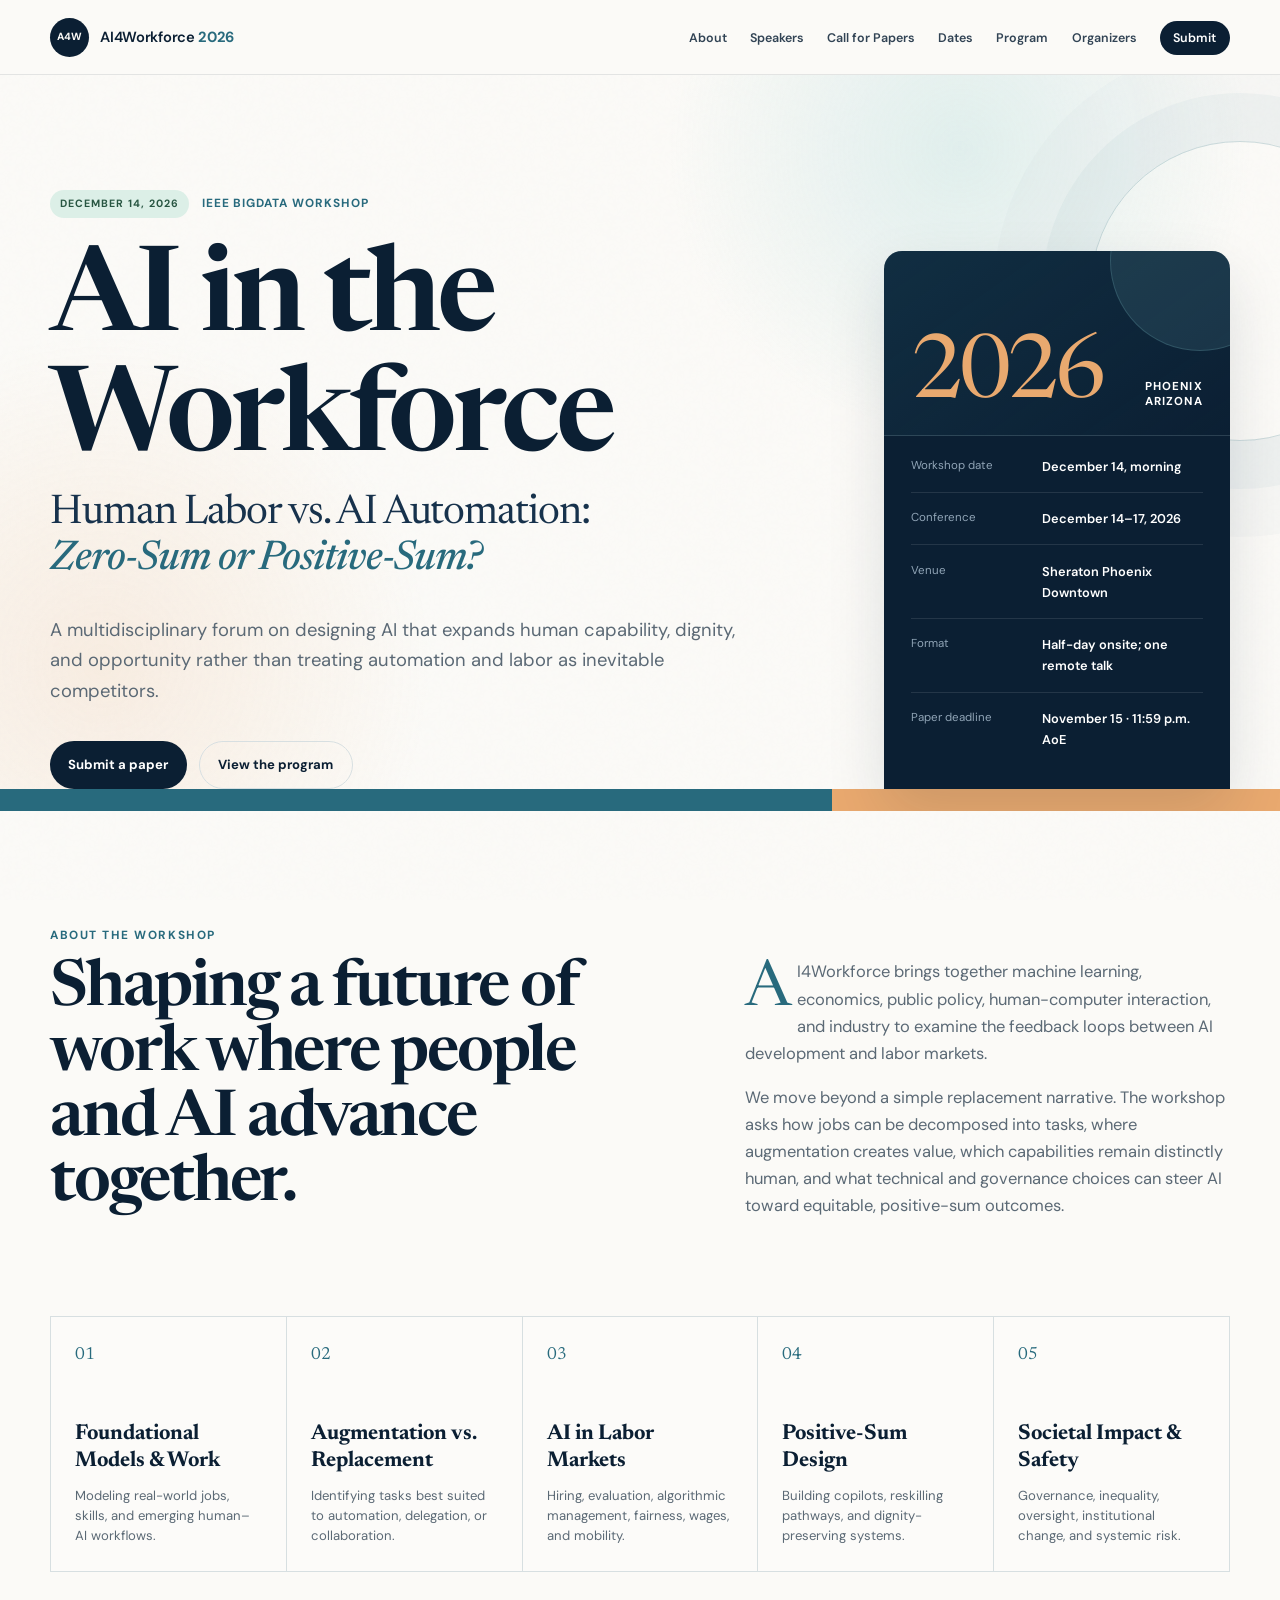
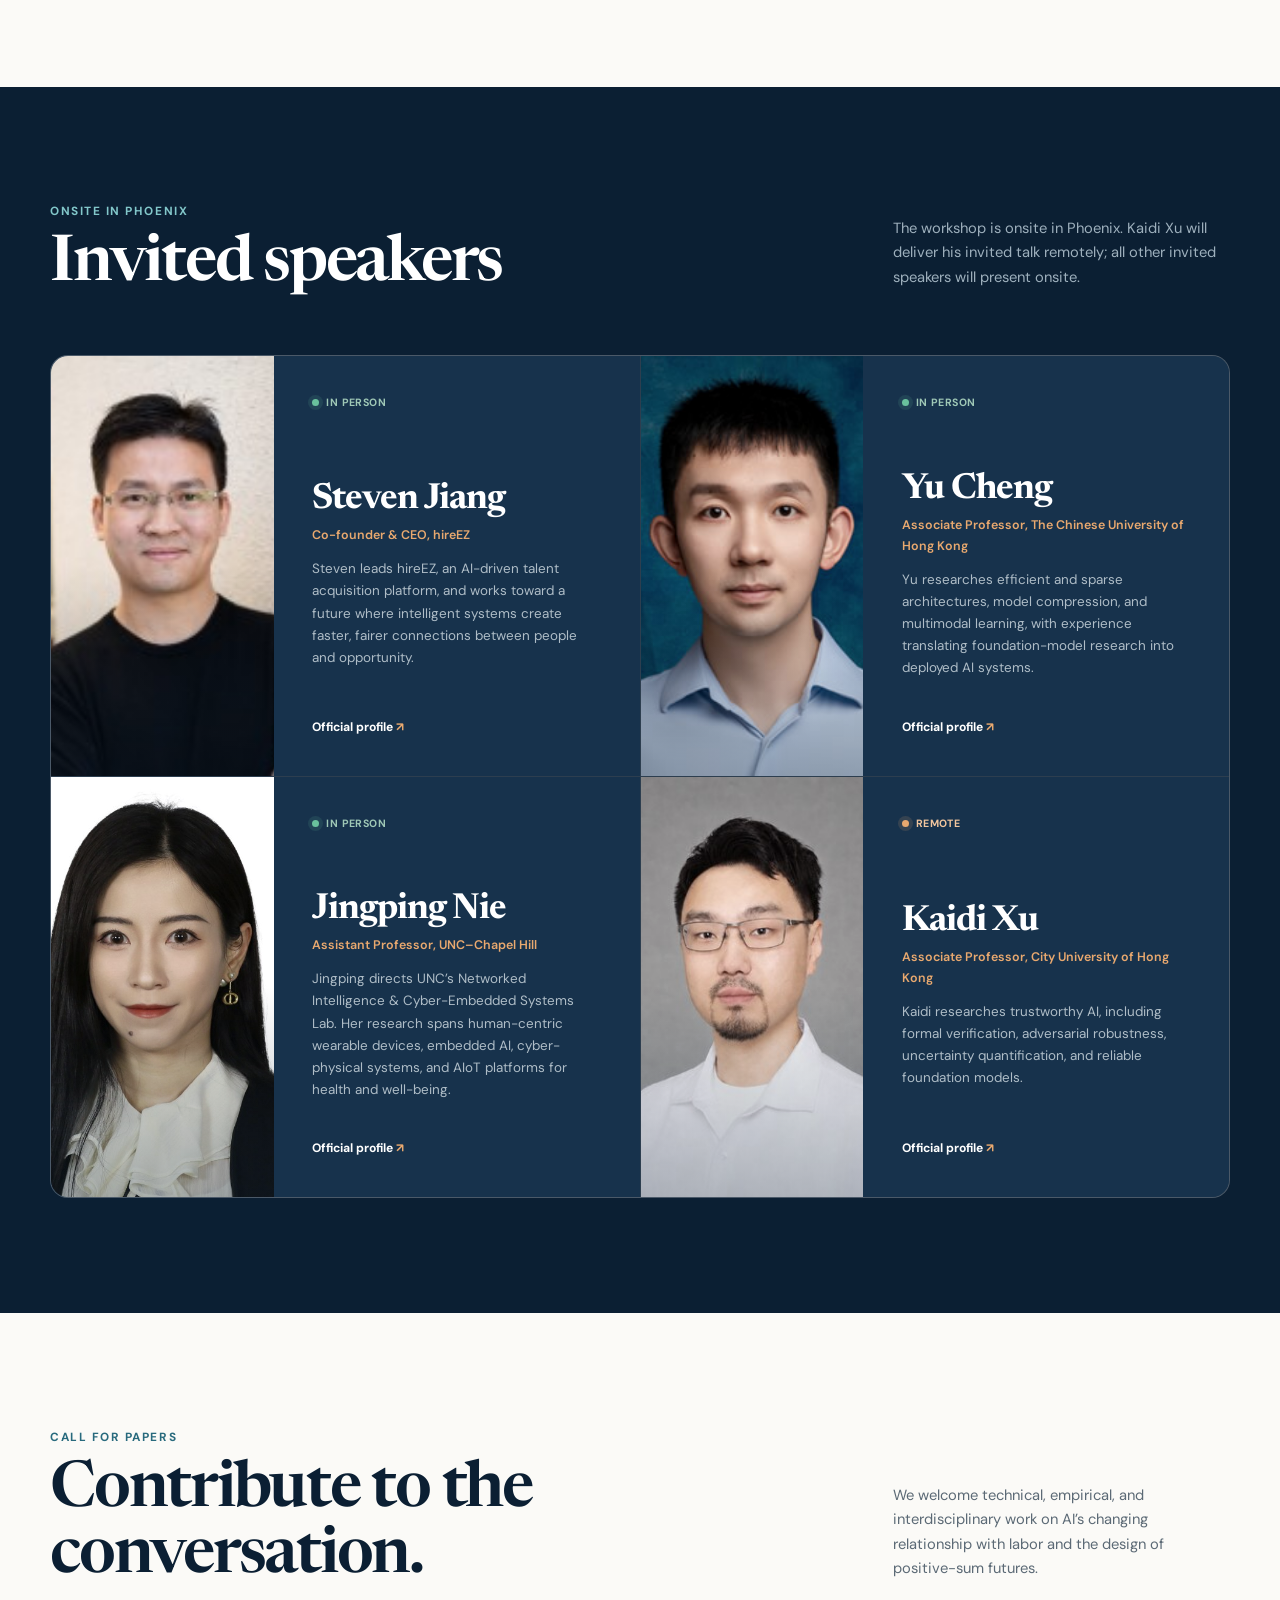
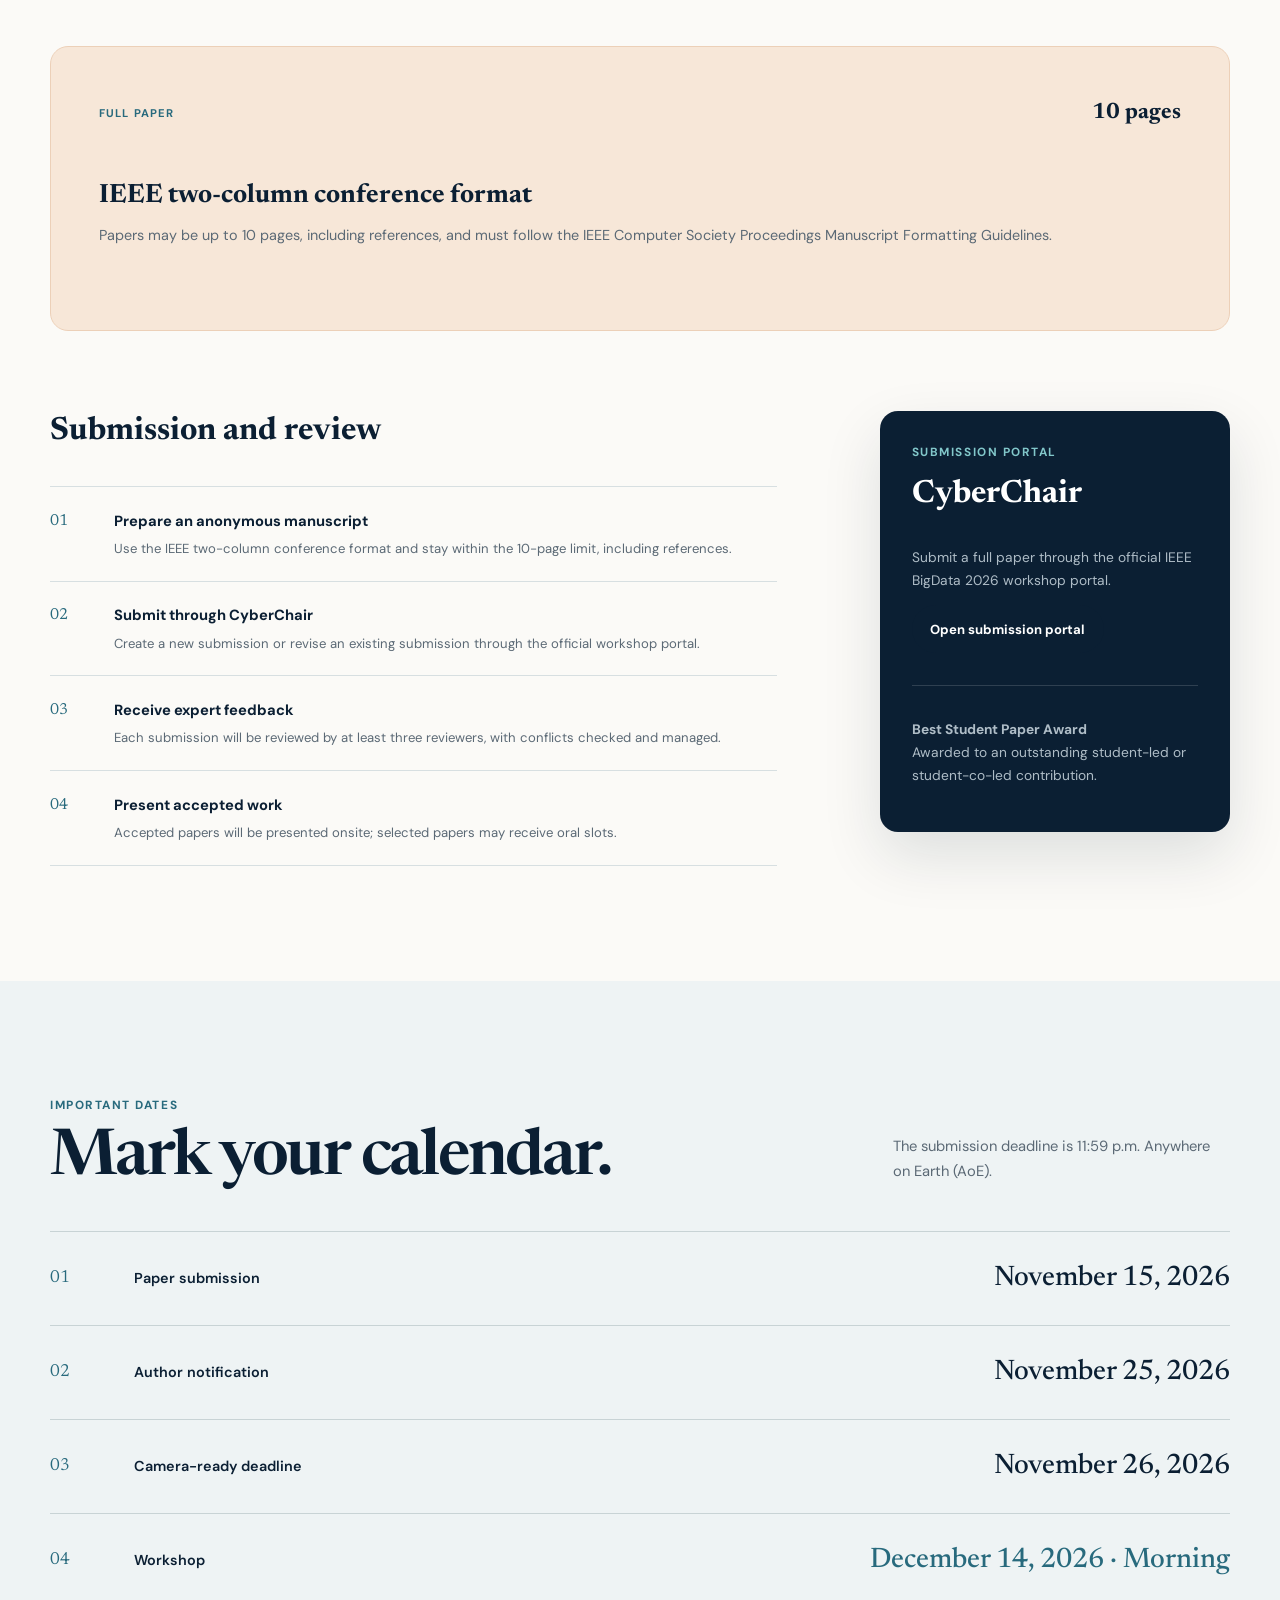
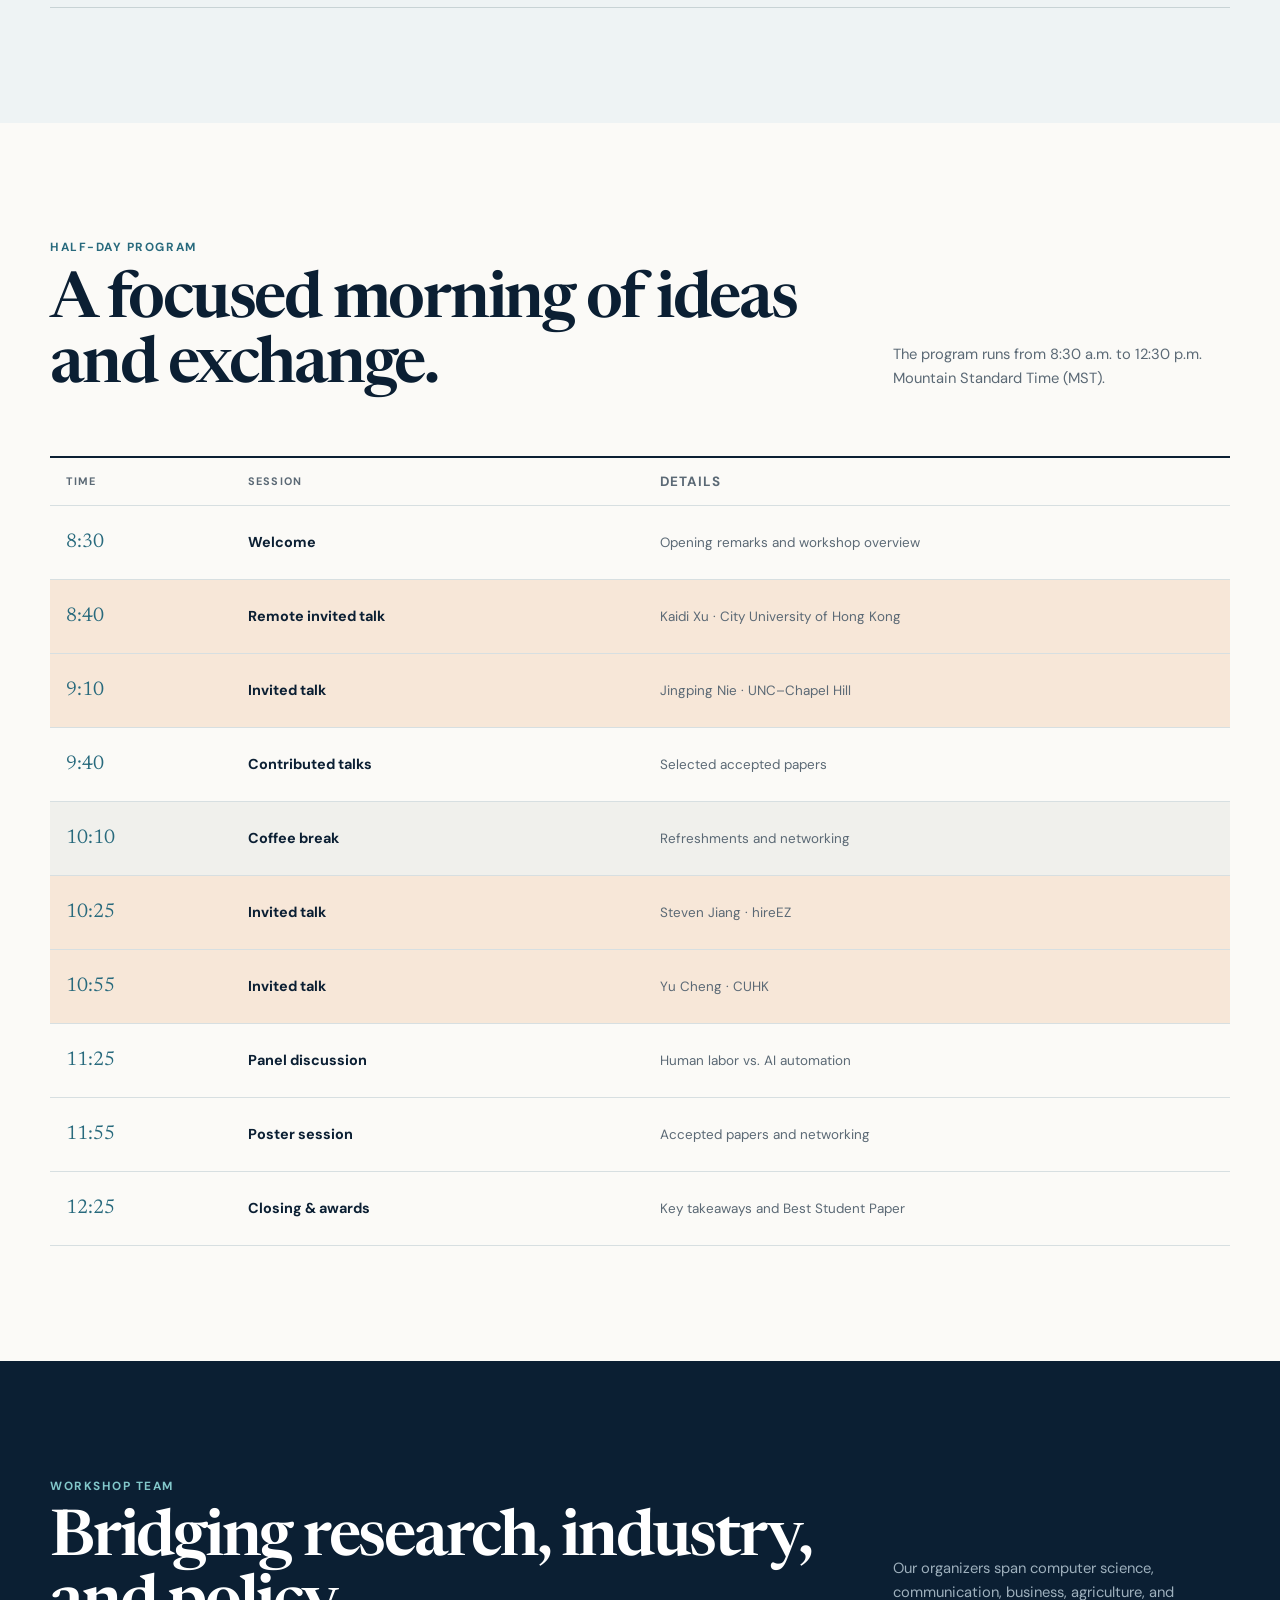
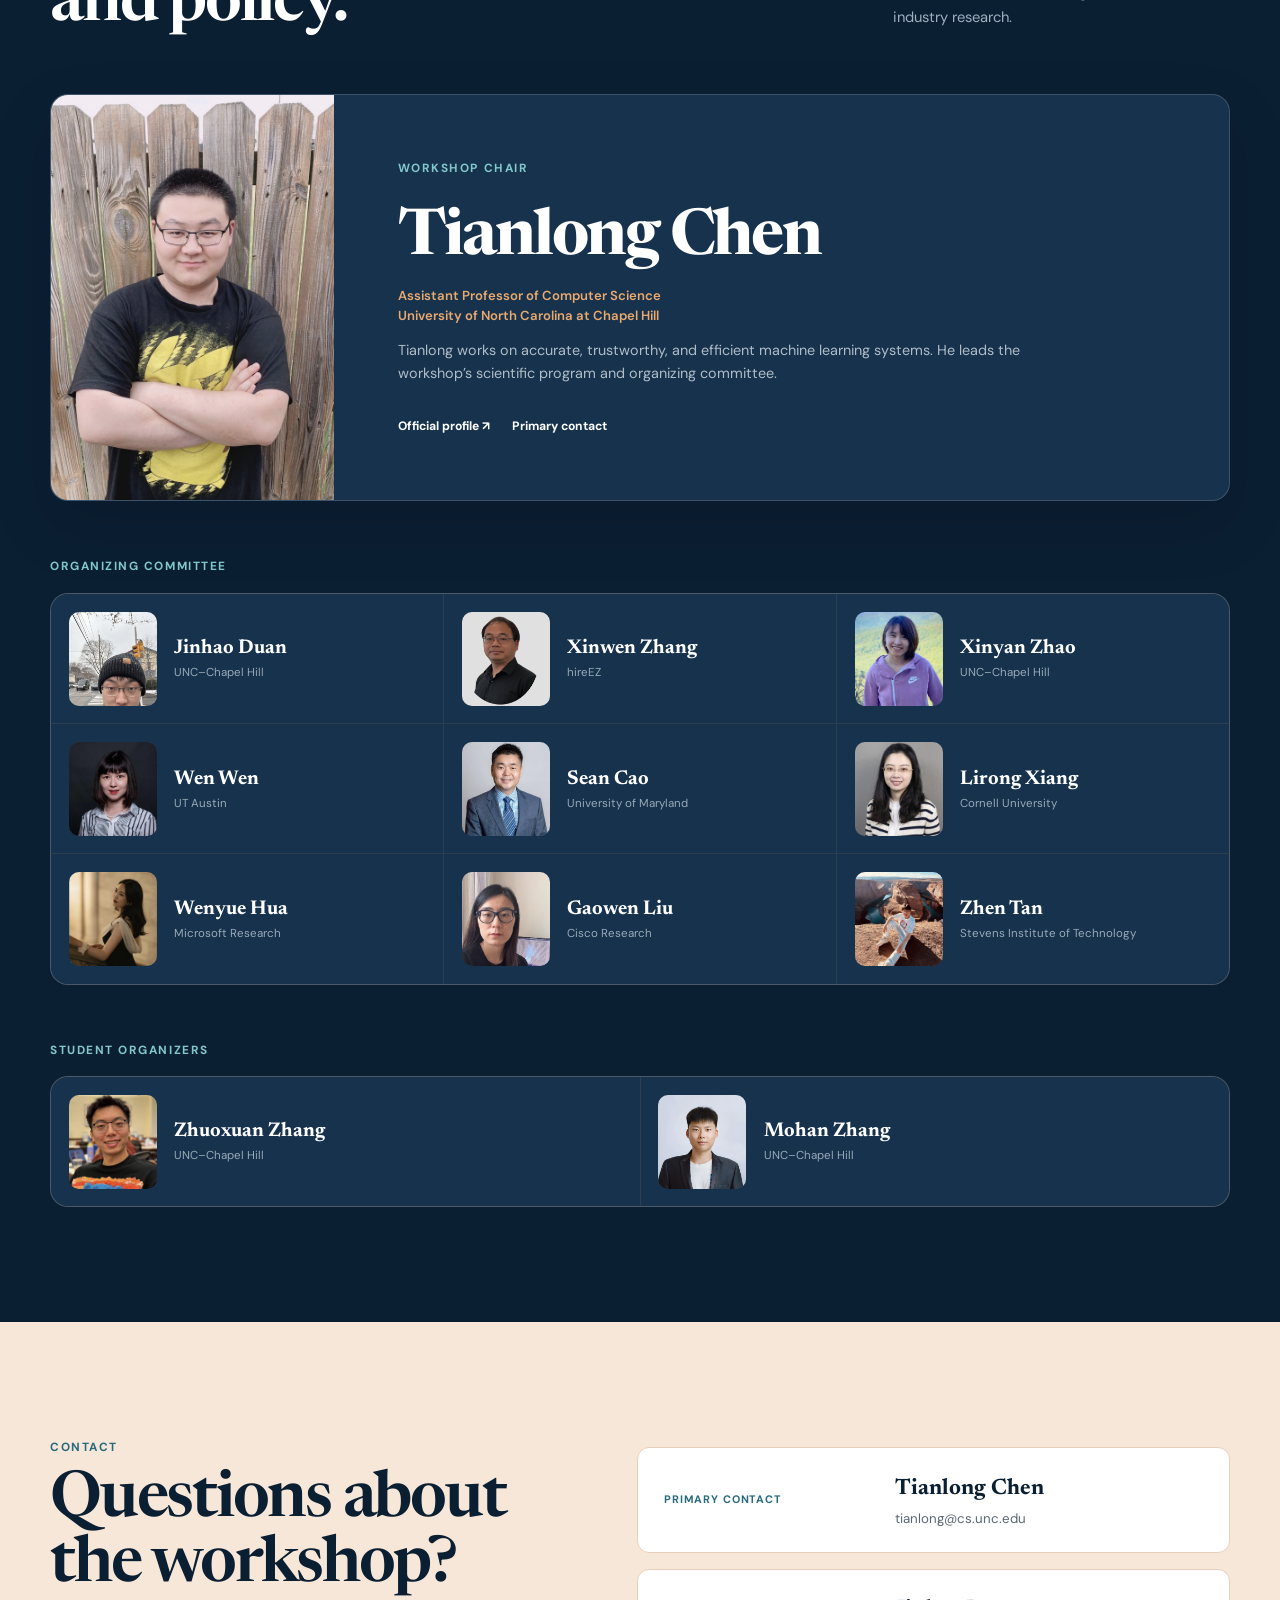
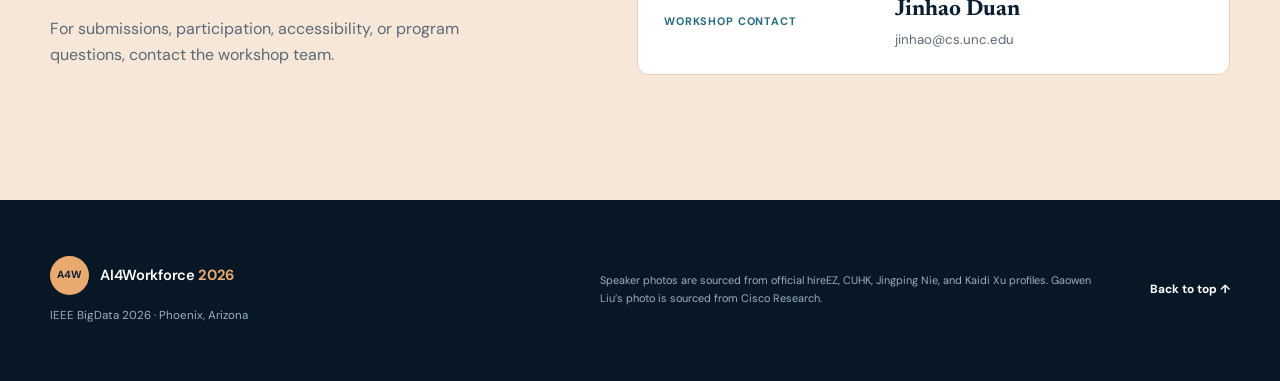
<file: index.html>
<!doctype html>
<html lang="en">
<head>
  <meta charset="utf-8">
  <meta name="viewport" content="width=device-width, initial-scale=1">
  <meta name="description" content="AI4Workforce at IEEE BigData 2026 explores how AI can augment human work and create positive-sum outcomes for workers, organizations, and society.">
  <meta name="theme-color" content="#0b1f33">
  <title>AI4Workforce 2026 | IEEE BigData Workshop</title>
  <link rel="icon" href="assets/favicon.svg" type="image/svg+xml">
  <link rel="preconnect" href="https://fonts.googleapis.com">
  <link rel="preconnect" href="https://fonts.gstatic.com" crossorigin>
  <link href="https://fonts.googleapis.com/css2?family=DM+Sans:wght@400;500;600;700&amp;family=Newsreader:opsz,wght@6..72,500;6..72,600&amp;display=swap" rel="stylesheet">
  <link rel="stylesheet" href="style.css">
  <script src="script.js" defer></script>
</head>
<body>
  <a class="skip-link" href="#main">Skip to content</a>

  <header class="site-header">
    <nav class="nav shell" aria-label="Primary navigation">
      <a class="wordmark" href="#top" aria-label="AI4Workforce home">
        <span class="wordmark-mark" aria-hidden="true">A4W</span>
        <span>AI4Workforce <strong>2026</strong></span>
      </a>
      <button class="nav-toggle" type="button" aria-expanded="false" aria-controls="nav-menu">
        <span class="sr-only">Toggle navigation</span>
        <span></span><span></span><span></span>
      </button>
      <ul class="nav-menu" id="nav-menu">
        <li><a href="#about">About</a></li>
        <li><a href="#speakers">Speakers</a></li>
        <li><a href="#cfp">Call for Papers</a></li>
        <li><a href="#dates">Dates</a></li>
        <li><a href="#program">Program</a></li>
        <li><a href="#organizers">Organizers</a></li>
        <li><a class="nav-contact" href="https://wi-lab.com/cyberchair/2026/bigdata26/scripts/submit.php?subarea=S45&amp;undisplay_detail=1&amp;wh=%2Fcyberchair%2F2026%2Fbigdata26%2Fscripts%2Fws_submit.php" target="_blank" rel="noopener noreferrer">Submit</a></li>
      </ul>
    </nav>
  </header>

  <main id="main">
    <section class="hero" id="top">
      <div class="hero-grid shell">
        <div class="hero-copy">
          <p class="kicker"><span>December 14, 2026</span> IEEE BigData Workshop</p>
          <h1>AI in the Workforce</h1>
          <p class="hero-question">Human Labor vs. AI Automation:<br><em>Zero-Sum or Positive-Sum?</em></p>
          <p class="hero-intro">A multidisciplinary forum on designing AI that expands human capability, dignity, and opportunity rather than treating automation and labor as inevitable competitors.</p>
          <div class="hero-actions">
            <a class="button button-primary" href="https://wi-lab.com/cyberchair/2026/bigdata26/scripts/submit.php?subarea=S45&amp;undisplay_detail=1&amp;wh=%2Fcyberchair%2F2026%2Fbigdata26%2Fscripts%2Fws_submit.php" target="_blank" rel="noopener noreferrer">Submit a paper</a>
            <a class="button button-ghost" href="#program">View the program</a>
          </div>
        </div>

        <aside class="event-card" aria-label="Workshop details">
          <div class="event-card-top">
            <span class="event-number">2026</span>
            <span class="event-label">Phoenix<br>Arizona</span>
          </div>
          <dl class="event-details">
            <div>
              <dt>Workshop date</dt>
              <dd>December 14, morning</dd>
            </div>
            <div>
              <dt>Conference</dt>
              <dd>December 14–17, 2026</dd>
            </div>
            <div>
              <dt>Venue</dt>
              <dd>Sheraton Phoenix Downtown</dd>
            </div>
            <div>
              <dt>Format</dt>
              <dd>Half-day onsite; one remote talk</dd>
            </div>
            <div>
              <dt>Paper deadline</dt>
              <dd>November 15 · 11:59 p.m. AoE</dd>
            </div>
          </dl>
        </aside>
      </div>
      <div class="hero-rule" aria-hidden="true"><span></span></div>
    </section>

    <section class="section" id="about">
      <div class="shell split-intro">
        <div>
          <p class="eyebrow">About the workshop</p>
          <h2>Shaping a future of work where people and AI advance together.</h2>
        </div>
        <div class="prose lead-prose">
          <p>AI4Workforce brings together machine learning, economics, public policy, human-computer interaction, and industry to examine the feedback loops between AI development and labor markets.</p>
          <p>We move beyond a simple replacement narrative. The workshop asks how jobs can be decomposed into tasks, where augmentation creates value, which capabilities remain distinctly human, and what technical and governance choices can steer AI toward equitable, positive-sum outcomes.</p>
        </div>
      </div>

      <div class="shell topic-grid" aria-label="Workshop themes">
        <article class="topic-card">
          <span>01</span>
          <h3>Foundational Models &amp; Work</h3>
          <p>Modeling real-world jobs, skills, and emerging human–AI workflows.</p>
        </article>
        <article class="topic-card">
          <span>02</span>
          <h3>Augmentation vs. Replacement</h3>
          <p>Identifying tasks best suited to automation, delegation, or collaboration.</p>
        </article>
        <article class="topic-card">
          <span>03</span>
          <h3>AI in Labor Markets</h3>
          <p>Hiring, evaluation, algorithmic management, fairness, wages, and mobility.</p>
        </article>
        <article class="topic-card">
          <span>04</span>
          <h3>Positive-Sum Design</h3>
          <p>Building copilots, reskilling pathways, and dignity-preserving systems.</p>
        </article>
        <article class="topic-card">
          <span>05</span>
          <h3>Societal Impact &amp; Safety</h3>
          <p>Governance, inequality, oversight, institutional change, and systemic risk.</p>
        </article>
      </div>
    </section>

    <section class="section section-ink" id="speakers">
      <div class="shell">
        <div class="section-heading light-heading">
          <div>
            <p class="eyebrow">Onsite in Phoenix</p>
            <h2>Invited speakers</h2>
          </div>
          <p>The workshop is onsite in Phoenix. Kaidi Xu will deliver his invited talk remotely; all other invited speakers will present onsite.</p>
        </div>

        <div class="speaker-grid">
          <article class="speaker-card">
            <a class="speaker-image" href="https://explore.hireez.com/blog/author/steven-jiang" target="_blank" rel="noopener noreferrer">
              <img src="assets/speakers/steven-jiang.jpg" alt="Portrait of Steven Jiang" width="200" height="200">
            </a>
            <div class="speaker-copy">
              <span class="status"><i aria-hidden="true"></i> In person</span>
              <h3>Steven Jiang</h3>
              <p class="speaker-role">Co-founder &amp; CEO, hireEZ</p>
              <p>Steven leads hireEZ, an AI-driven talent acquisition platform, and works toward a future where intelligent systems create faster, fairer connections between people and opportunity.</p>
              <a class="text-link" href="https://explore.hireez.com/blog/author/steven-jiang" target="_blank" rel="noopener noreferrer">Official profile <span aria-hidden="true">↗</span></a>
            </div>
          </article>

          <article class="speaker-card">
            <a class="speaker-image" href="https://www.cse.cuhk.edu.hk/people/faculty/yu-cheng/" target="_blank" rel="noopener noreferrer">
              <img src="assets/speakers/yu-cheng.jpg" alt="Portrait of Yu Cheng" width="270" height="300">
            </a>
            <div class="speaker-copy">
              <span class="status"><i aria-hidden="true"></i> In person</span>
              <h3>Yu Cheng</h3>
              <p class="speaker-role">Associate Professor, The Chinese University of Hong Kong</p>
              <p>Yu researches efficient and sparse architectures, model compression, and multimodal learning, with experience translating foundation-model research into deployed AI systems.</p>
              <a class="text-link" href="https://www.cse.cuhk.edu.hk/people/faculty/yu-cheng/" target="_blank" rel="noopener noreferrer">Official profile <span aria-hidden="true">↗</span></a>
            </div>
          </article>

          <article class="speaker-card">
            <a class="speaker-image" href="https://jingpingnie.com/" target="_blank" rel="noopener noreferrer">
              <img src="assets/speakers/jingping-nie.jpg" alt="Portrait of Jingping Nie" width="900" height="692">
            </a>
            <div class="speaker-copy">
              <span class="status"><i aria-hidden="true"></i> In person</span>
              <h3>Jingping Nie</h3>
              <p class="speaker-role">Assistant Professor, UNC–Chapel Hill</p>
              <p>Jingping directs UNC’s Networked Intelligence &amp; Cyber-Embedded Systems Lab. Her research spans human-centric wearable devices, embedded AI, cyber-physical systems, and AIoT platforms for health and well-being.</p>
              <a class="text-link" href="https://jingpingnie.com/" target="_blank" rel="noopener noreferrer">Official profile <span aria-hidden="true">↗</span></a>
            </div>
          </article>

          <article class="speaker-card">
            <a class="speaker-image" href="https://kaidixu.com/" target="_blank" rel="noopener noreferrer">
              <img src="assets/speakers/kaidi-xu.jpg" alt="Portrait of Kaidi Xu" width="400" height="400">
            </a>
            <div class="speaker-copy">
              <span class="status remote"><i aria-hidden="true"></i> Remote</span>
              <h3>Kaidi Xu</h3>
              <p class="speaker-role">Associate Professor, City University of Hong Kong</p>
              <p>Kaidi researches trustworthy AI, including formal verification, adversarial robustness, uncertainty quantification, and reliable foundation models.</p>
              <a class="text-link" href="https://kaidixu.com/" target="_blank" rel="noopener noreferrer">Official profile <span aria-hidden="true">↗</span></a>
            </div>
          </article>
        </div>
      </div>
    </section>

    <section class="section" id="cfp">
      <div class="shell">
        <div class="section-heading">
          <div>
            <p class="eyebrow">Call for papers</p>
            <h2>Contribute to the conversation.</h2>
          </div>
          <p>We welcome technical, empirical, and interdisciplinary work on AI’s changing relationship with labor and the design of positive-sum futures.</p>
        </div>

        <div class="track-grid single-track">
          <article class="track-card featured">
            <div class="track-top">
              <span class="track-label">Full Paper</span>
              <strong>10 pages</strong>
            </div>
            <h3>IEEE two-column conference format</h3>
            <p>Papers may be up to 10 pages, including references, and must follow the IEEE Computer Society Proceedings Manuscript Formatting Guidelines.</p>
          </article>
        </div>

        <div class="submission-grid">
          <div class="submission-process">
            <h3>Submission and review</h3>
            <ol>
              <li><span>01</span><div><strong>Prepare an anonymous manuscript</strong><p>Use the IEEE two-column conference format and stay within the 10-page limit, including references.</p></div></li>
              <li><span>02</span><div><strong>Submit through CyberChair</strong><p>Create a new submission or revise an existing submission through the official workshop portal.</p></div></li>
              <li><span>03</span><div><strong>Receive expert feedback</strong><p>Each submission will be reviewed by at least three reviewers, with conflicts checked and managed.</p></div></li>
              <li><span>04</span><div><strong>Present accepted work</strong><p>Accepted papers will be presented onsite; selected papers may receive oral slots.</p></div></li>
            </ol>
          </div>
          <div class="submission-note" role="note" aria-label="Submission portal status">
            <p class="mini-label">Submission portal</p>
            <h3>CyberChair</h3>
            <p>Submit a full paper through the official IEEE BigData 2026 workshop portal.</p>
            <a class="button button-primary" href="https://wi-lab.com/cyberchair/2026/bigdata26/scripts/submit.php?subarea=S45&amp;undisplay_detail=1&amp;wh=%2Fcyberchair%2F2026%2Fbigdata26%2Fscripts%2Fws_submit.php" target="_blank" rel="noopener noreferrer">Open submission portal</a>
            <hr>
            <p><strong>Best Student Paper Award</strong><br>Awarded to an outstanding student-led or student-co-led contribution.</p>
          </div>
        </div>
      </div>
    </section>

    <section class="section section-mist" id="dates">
      <div class="shell">
        <div class="section-heading compact-heading">
          <div>
            <p class="eyebrow">Important dates</p>
            <h2>Mark your calendar.</h2>
          </div>
          <p>The submission deadline is 11:59 p.m. Anywhere on Earth (AoE).</p>
        </div>
        <div class="date-list">
          <div class="date-item"><span>01</span><p>Paper submission</p><strong>November 15, 2026</strong></div>
          <div class="date-item"><span>02</span><p>Author notification</p><strong>November 25, 2026</strong></div>
          <div class="date-item"><span>03</span><p>Camera-ready deadline</p><strong>November 26, 2026</strong></div>
          <div class="date-item conference-date"><span>04</span><p>Workshop</p><strong>December 14, 2026 · Morning</strong></div>
        </div>
      </div>
    </section>

    <section class="section" id="program">
      <div class="shell">
        <div class="section-heading">
          <div>
            <p class="eyebrow">Half-day program</p>
            <h2>A focused morning of ideas and exchange.</h2>
          </div>
          <p>The program runs from 8:30 a.m. to 12:30 p.m. Mountain Standard Time (MST).</p>
        </div>
        <div class="agenda" role="table" aria-label="Workshop program">
          <div class="agenda-row agenda-head" role="row"><span role="columnheader">Time</span><span role="columnheader">Session</span><span role="columnheader">Details</span></div>
          <div class="agenda-row" role="row"><time role="cell">8:30</time><strong role="cell">Welcome</strong><span role="cell">Opening remarks and workshop overview</span></div>
          <div class="agenda-row highlight-row" role="row"><time role="cell">8:40</time><strong role="cell">Remote invited talk</strong><span role="cell">Kaidi Xu · City University of Hong Kong</span></div>
          <div class="agenda-row highlight-row" role="row"><time role="cell">9:10</time><strong role="cell">Invited talk</strong><span role="cell">Jingping Nie · UNC–Chapel Hill</span></div>
          <div class="agenda-row" role="row"><time role="cell">9:40</time><strong role="cell">Contributed talks</strong><span role="cell">Selected accepted papers</span></div>
          <div class="agenda-row muted-row" role="row"><time role="cell">10:10</time><strong role="cell">Coffee break</strong><span role="cell">Refreshments and networking</span></div>
          <div class="agenda-row highlight-row" role="row"><time role="cell">10:25</time><strong role="cell">Invited talk</strong><span role="cell">Steven Jiang · hireEZ</span></div>
          <div class="agenda-row highlight-row" role="row"><time role="cell">10:55</time><strong role="cell">Invited talk</strong><span role="cell">Yu Cheng · CUHK</span></div>
          <div class="agenda-row" role="row"><time role="cell">11:25</time><strong role="cell">Panel discussion</strong><span role="cell">Human labor vs. AI automation</span></div>
          <div class="agenda-row" role="row"><time role="cell">11:55</time><strong role="cell">Poster session</strong><span role="cell">Accepted papers and networking</span></div>
          <div class="agenda-row" role="row"><time role="cell">12:25</time><strong role="cell">Closing &amp; awards</strong><span role="cell">Key takeaways and Best Student Paper</span></div>
        </div>
      </div>
    </section>

    <section class="section section-ink" id="organizers">
      <div class="shell">
        <div class="section-heading light-heading">
          <div>
            <p class="eyebrow">Workshop team</p>
            <h2>Bridging research, industry, and policy.</h2>
          </div>
          <p>Our organizers span computer science, communication, business, agriculture, and industry research.</p>
        </div>

        <article class="chair-card">
          <img src="assets/organizers/tianlong_chen.jpg" alt="Tianlong Chen">
          <div class="chair-copy">
            <p class="mini-label">Workshop Chair</p>
            <h3>Tianlong Chen</h3>
            <p class="chair-role">Assistant Professor of Computer Science<br>University of North Carolina at Chapel Hill</p>
            <p>Tianlong works on accurate, trustworthy, and efficient machine learning systems. He leads the workshop’s scientific program and organizing committee.</p>
            <div class="chair-links">
              <a href="https://tianlong-chen.github.io" target="_blank" rel="noopener noreferrer">Official profile <span aria-hidden="true">↗</span></a>
              <a href="mailto:tianlong@cs.unc.edu">Primary contact</a>
            </div>
          </div>
        </article>

        <p class="mini-label committee-label">Organizing committee</p>
        <div class="people-grid">
          <article class="person"><img src="assets/organizers/JinhaoDuan.jpeg" alt="Jinhao Duan"><div><h3><a href="https://jinhaoduan.github.io/" target="_blank" rel="noopener noreferrer">Jinhao Duan</a></h3><p>UNC–Chapel Hill</p></div></article>
          <article class="person"><img src="assets/organizers/xinwen.png" alt="Xinwen Zhang"><div><h3><a href="https://www.linkedin.com/in/xinwen-zhang-362799121/" target="_blank" rel="noopener noreferrer">Xinwen Zhang</a></h3><p>hireEZ</p></div></article>
          <article class="person"><img src="assets/organizers/eva_zhao.jpg" alt="Xinyan Zhao"><div><h3><a href="http://xinyanzhao.org/" target="_blank" rel="noopener noreferrer">Xinyan Zhao</a></h3><p>UNC–Chapel Hill</p></div></article>
          <article class="person"><img src="assets/organizers/wenwen.jpeg" alt="Wen Wen"><div><h3><a href="https://www.mccombs.utexas.edu/faculty-and-research/faculty-directory/profile/?username=ww6268" target="_blank" rel="noopener noreferrer">Wen Wen</a></h3><p>UT Austin</p></div></article>
          <article class="person"><img src="assets/organizers/seancao.jpg" alt="Sean Cao"><div><h3><a href="https://sites.google.com/view/seancao/home" target="_blank" rel="noopener noreferrer">Sean Cao</a></h3><p>University of Maryland</p></div></article>
          <article class="person"><img src="assets/organizers/lirong.jpg" alt="Lirong Xiang"><div><h3><a href="https://cals.cornell.edu/people/lirong-xiang" target="_blank" rel="noopener noreferrer">Lirong Xiang</a></h3><p>Cornell University</p></div></article>
          <article class="person"><img src="assets/organizers/wenyue.png" alt="Wenyue Hua"><div><h3><a href="https://wenyueh.github.io/en/" target="_blank" rel="noopener noreferrer">Wenyue Hua</a></h3><p>Microsoft Research</p></div></article>
          <article class="person"><img src="assets/organizers/gaowen-liu.jpeg" alt="Gaowen Liu"><div><h3><a href="https://research.cisco.com/people" target="_blank" rel="noopener noreferrer">Gaowen Liu</a></h3><p>Cisco Research</p></div></article>
          <article class="person"><img src="assets/organizers/zt.png" alt="Zhen Tan"><div><h3><a href="https://zhen-tan-dmml.github.io/" target="_blank" rel="noopener noreferrer">Zhen Tan</a></h3><p>Stevens Institute of Technology</p></div></article>
        </div>

        <div class="student-organizers">
          <p class="mini-label">Student organizers</p>
          <div class="people-grid student-grid">
            <article class="person"><img src="assets/organizers/Zhuoxuan_Zhang.jpeg" alt="Zhuoxuan Zhang"><div><h3><a href="https://zhuoxuan-zhang.github.io/" target="_blank" rel="noopener noreferrer">Zhuoxuan Zhang</a></h3><p>UNC–Chapel Hill</p></div></article>
            <article class="person"><img src="assets/organizers/mz.jpg" alt="Mohan Zhang"><div><h3>Mohan Zhang</h3><p>UNC–Chapel Hill</p></div></article>
          </div>
        </div>
      </div>
    </section>

    <section class="section contact-section" id="contact">
      <div class="shell contact-layout">
        <div>
          <p class="eyebrow">Contact</p>
          <h2>Questions about the workshop?</h2>
          <p>For submissions, participation, accessibility, or program questions, contact the workshop team.</p>
        </div>
        <div class="contact-cards">
          <a href="mailto:tianlong@cs.unc.edu"><span>Primary contact</span><strong>Tianlong Chen</strong><small>tianlong@cs.unc.edu</small></a>
          <a href="mailto:jinhao@cs.unc.edu"><span>Workshop contact</span><strong>Jinhao Duan</strong><small>jinhao@cs.unc.edu</small></a>
        </div>
      </div>
    </section>
  </main>

  <footer class="footer">
    <div class="shell footer-grid">
      <div>
        <a class="wordmark footer-mark" href="#top"><span class="wordmark-mark" aria-hidden="true">A4W</span><span>AI4Workforce <strong>2026</strong></span></a>
        <p>IEEE BigData 2026 · Phoenix, Arizona</p>
      </div>
      <p class="footer-note">Speaker photos are sourced from official hireEZ, CUHK, Jingping Nie, and Kaidi Xu profiles. Gaowen Liu’s photo is sourced from Cisco Research.</p>
      <a class="back-top" href="#top">Back to top ↑</a>
    </div>
  </footer>
</body>
</html>
</file>
<file: style.css>
:root {
  --ink: #0b1f33;
  --ink-soft: #17324c;
  --paper: #fbfaf7;
  --white: #ffffff;
  --mist: #eef3f4;
  --line: #d7dfe1;
  --muted: #5b6975;
  --blue: #286a7d;
  --blue-bright: #82c7ca;
  --coral: #e9a96f;
  --coral-soft: #f7e7d8;
  --green: #69c19d;
  --serif: "Newsreader", Georgia, "Times New Roman", serif;
  --sans: "DM Sans", "Helvetica Neue", Arial, sans-serif;
  --shadow: 0 24px 60px rgba(11, 31, 51, 0.12);
  --radius: 18px;
}

*,
*::before,
*::after {
  box-sizing: border-box;
}

html {
  scroll-behavior: smooth;
  scroll-padding-top: 86px;
}

body {
  margin: 0;
  color: var(--ink);
  background: var(--paper);
  font-family: var(--sans);
  font-size: 16px;
  line-height: 1.65;
  -webkit-font-smoothing: antialiased;
}

body::before {
  position: fixed;
  inset: 0;
  z-index: -1;
  content: "";
  pointer-events: none;
  opacity: 0.25;
  background-image: url("data:image/svg+xml,%3Csvg viewBox='0 0 160 160' xmlns='http://www.w3.org/2000/svg'%3E%3Cfilter id='n'%3E%3CfeTurbulence type='fractalNoise' baseFrequency='.9' numOctaves='2' stitchTiles='stitch'/%3E%3C/filter%3E%3Crect width='100%25' height='100%25' filter='url(%23n)' opacity='.05'/%3E%3C/svg%3E");
}

img {
  display: block;
  max-width: 100%;
}

a {
  color: inherit;
}

button,
a {
  -webkit-tap-highlight-color: transparent;
}

button:focus-visible,
a:focus-visible {
  outline: 3px solid var(--coral);
  outline-offset: 4px;
}

h1,
h2,
h3,
p {
  margin-top: 0;
}

h1,
h2 {
  font-family: var(--serif);
  font-weight: 600;
  line-height: 1.02;
  letter-spacing: -0.035em;
}

h2 {
  margin-bottom: 1rem;
  font-size: clamp(2.4rem, 5vw, 4.7rem);
}

h3 {
  line-height: 1.25;
}

.shell {
  width: min(1180px, calc(100% - 40px));
  margin-inline: auto;
}

.section {
  padding: clamp(5rem, 9vw, 8.5rem) 0;
}

.skip-link {
  position: fixed;
  top: 10px;
  left: 10px;
  z-index: 100;
  padding: 0.7rem 1rem;
  color: var(--white);
  background: var(--ink);
  border-radius: 8px;
  transform: translateY(-150%);
}

.skip-link:focus {
  transform: translateY(0);
}

.sr-only {
  position: absolute;
  width: 1px;
  height: 1px;
  padding: 0;
  margin: -1px;
  overflow: hidden;
  clip: rect(0, 0, 0, 0);
  white-space: nowrap;
  border: 0;
}

.site-header {
  position: sticky;
  top: 0;
  z-index: 50;
  background: rgba(251, 250, 247, 0.92);
  border-bottom: 1px solid rgba(11, 31, 51, 0.1);
  backdrop-filter: blur(14px);
}

.nav {
  min-height: 74px;
  display: flex;
  align-items: center;
  justify-content: space-between;
  gap: 2rem;
}

.wordmark {
  display: inline-flex;
  align-items: center;
  gap: 0.7rem;
  color: var(--ink);
  font-size: 0.92rem;
  font-weight: 600;
  letter-spacing: -0.02em;
  text-decoration: none;
}

.wordmark strong {
  color: var(--blue);
}

.wordmark-mark {
  width: 39px;
  height: 39px;
  display: grid;
  place-items: center;
  color: var(--paper);
  background: var(--ink);
  border-radius: 50%;
  font-size: 0.65rem;
  font-weight: 700;
  letter-spacing: 0.03em;
}

.nav-menu {
  display: flex;
  align-items: center;
  gap: 1.45rem;
  margin: 0;
  padding: 0;
  list-style: none;
}

.nav-menu a {
  color: #314354;
  font-size: 0.78rem;
  font-weight: 600;
  text-decoration: none;
  transition: color 160ms ease;
}

.nav-menu a:hover {
  color: var(--blue);
}

.nav-menu .nav-contact {
  padding: 0.55rem 0.85rem;
  color: var(--white);
  background: var(--ink);
  border-radius: 999px;
}

.nav-menu .nav-contact:hover {
  color: var(--white);
  background: var(--blue);
}

.nav-toggle {
  display: none;
  width: 42px;
  height: 42px;
  padding: 10px;
  background: transparent;
  border: 1px solid var(--line);
  border-radius: 50%;
}

.nav-toggle span:not(.sr-only) {
  display: block;
  height: 2px;
  margin: 4px 0;
  background: var(--ink);
}

.hero {
  position: relative;
  overflow: hidden;
  padding: clamp(4.5rem, 9vw, 8.5rem) 0 0;
  background:
    radial-gradient(circle at 75% 10%, rgba(130, 199, 202, 0.22), transparent 25%),
    radial-gradient(circle at 8% 80%, rgba(233, 169, 111, 0.16), transparent 25%);
}

.hero::after {
  position: absolute;
  top: 9%;
  right: -110px;
  width: 300px;
  height: 300px;
  content: "";
  border: 1px solid rgba(40, 106, 125, 0.22);
  border-radius: 50%;
  box-shadow: 0 0 0 48px rgba(40, 106, 125, 0.04), 0 0 0 96px rgba(40, 106, 125, 0.025);
}

.hero-grid {
  position: relative;
  z-index: 1;
  display: grid;
  grid-template-columns: minmax(0, 1.55fr) minmax(320px, 0.72fr);
  align-items: end;
  gap: clamp(3rem, 7vw, 7rem);
}

.kicker,
.eyebrow,
.mini-label {
  color: var(--blue);
  font-size: 0.74rem;
  font-weight: 700;
  letter-spacing: 0.13em;
  text-transform: uppercase;
}

.kicker {
  display: flex;
  align-items: center;
  gap: 0.8rem;
  margin-bottom: 1.5rem;
  letter-spacing: 0.08em;
}

.kicker span {
  padding: 0.33rem 0.65rem;
  color: #285642;
  background: #dcefe7;
  border-radius: 999px;
  font-size: 0.66rem;
}

.hero h1 {
  max-width: 760px;
  margin-bottom: 0.55rem;
  font-size: clamp(4rem, 9.2vw, 8rem);
}

.hero-question {
  margin-bottom: 2rem;
  color: var(--ink-soft);
  font-family: var(--serif);
  font-size: clamp(1.65rem, 3.2vw, 2.75rem);
  line-height: 1.12;
  letter-spacing: -0.025em;
}

.hero-question em {
  color: var(--blue);
  font-weight: 500;
}

.hero-intro {
  max-width: 710px;
  margin-bottom: 2.2rem;
  color: var(--muted);
  font-size: clamp(1rem, 1.5vw, 1.15rem);
}

.hero-actions {
  display: flex;
  flex-wrap: wrap;
  gap: 0.75rem;
}

.button {
  display: inline-flex;
  align-items: center;
  justify-content: center;
  min-height: 48px;
  padding: 0.7rem 1.15rem;
  border-radius: 999px;
  font-size: 0.82rem;
  font-weight: 700;
  text-decoration: none;
  transition: transform 160ms ease, background 160ms ease, color 160ms ease;
}

.button:hover {
  transform: translateY(-2px);
}

.button-primary {
  color: var(--white);
  background: var(--ink);
}

.button-primary:hover {
  background: var(--blue);
}

.button-ghost {
  color: var(--ink);
  border: 1px solid var(--line);
}

.button-ghost:hover {
  background: var(--white);
}

.event-card {
  position: relative;
  overflow: hidden;
  color: var(--white);
  background: var(--ink);
  border-radius: var(--radius) var(--radius) 0 0;
  box-shadow: var(--shadow);
}

.event-card::before {
  position: absolute;
  top: -80px;
  right: -60px;
  width: 180px;
  height: 180px;
  content: "";
  background: rgba(130, 199, 202, 0.12);
  border: 1px solid rgba(130, 199, 202, 0.2);
  border-radius: 50%;
}

.event-card-top {
  min-height: 185px;
  display: flex;
  align-items: flex-end;
  justify-content: space-between;
  gap: 1rem;
  padding: 1.6rem 1.7rem;
  background: linear-gradient(145deg, rgba(40, 106, 125, 0.2), transparent);
  border-bottom: 1px solid rgba(255, 255, 255, 0.12);
}

.event-number {
  color: var(--coral);
  font-family: var(--serif);
  font-size: clamp(3.8rem, 7vw, 5.5rem);
  line-height: 0.75;
  letter-spacing: -0.06em;
}

.event-label {
  text-align: right;
  font-size: 0.72rem;
  font-weight: 700;
  letter-spacing: 0.1em;
  line-height: 1.25;
  text-transform: uppercase;
}

.event-details {
  margin: 0;
  padding: 0.3rem 1.7rem 1.5rem;
}

.event-details div {
  display: grid;
  grid-template-columns: 0.85fr 1.2fr;
  gap: 1rem;
  padding: 0.95rem 0;
  border-bottom: 1px solid rgba(255, 255, 255, 0.1);
}

.event-details div:last-child {
  border-bottom: 0;
}

.event-details dt {
  color: #90a4b6;
  font-size: 0.72rem;
}

.event-details dd {
  margin: 0;
  font-size: 0.8rem;
  font-weight: 600;
}

.hero-rule {
  height: 22px;
  margin-top: 0;
  background: var(--blue);
}

.hero-rule span {
  display: block;
  width: 35%;
  height: 100%;
  margin-left: 65%;
  background: var(--coral);
}

.split-intro {
  display: grid;
  grid-template-columns: 1.1fr 0.9fr;
  gap: clamp(3rem, 8vw, 8rem);
  align-items: start;
}

.split-intro h2 {
  max-width: 650px;
}

.prose,
.lead-prose {
  color: var(--muted);
}

.lead-prose {
  padding-top: 2rem;
  font-size: 1.03rem;
}

.lead-prose p:first-child::first-letter {
  float: left;
  margin: 0.1em 0.1em 0 0;
  color: var(--blue);
  font-family: var(--serif);
  font-size: 4rem;
  line-height: 0.8;
}

.topic-grid {
  display: grid;
  grid-template-columns: repeat(5, 1fr);
  margin-top: 5rem;
  border-top: 1px solid var(--line);
  border-left: 1px solid var(--line);
}

.topic-card {
  min-height: 245px;
  padding: 1.5rem;
  background: rgba(255, 255, 255, 0.25);
  border-right: 1px solid var(--line);
  border-bottom: 1px solid var(--line);
  transition: background 180ms ease, transform 180ms ease;
}

.topic-card:hover {
  position: relative;
  z-index: 1;
  background: var(--white);
  transform: translateY(-6px);
  box-shadow: 0 15px 40px rgba(11, 31, 51, 0.08);
}

.topic-card > span {
  display: inline-block;
  margin-bottom: 3.2rem;
  color: var(--blue);
  font-family: var(--serif);
  font-size: 1.1rem;
}

.topic-card h3 {
  margin-bottom: 0.65rem;
  font-family: var(--serif);
  font-size: 1.35rem;
}

.topic-card p {
  margin: 0;
  color: var(--muted);
  font-size: 0.82rem;
  line-height: 1.55;
}

.section-ink {
  color: #dce6eb;
  background: var(--ink);
}

.section-heading {
  display: grid;
  grid-template-columns: minmax(0, 1.3fr) minmax(250px, 0.55fr);
  align-items: end;
  gap: 3rem;
  margin-bottom: 3.5rem;
}

.section-heading h2 {
  margin-bottom: 0;
}

.section-heading > p {
  margin-bottom: 0.6rem;
  color: var(--muted);
  font-size: 0.92rem;
}

.light-heading h2 {
  color: var(--white);
}

.light-heading .eyebrow {
  color: var(--blue-bright);
}

.light-heading > p {
  color: #9eb0bd;
}

.speaker-grid {
  display: grid;
  grid-template-columns: repeat(2, 1fr);
  gap: 1px;
  overflow: hidden;
  background: rgba(255, 255, 255, 0.14);
  border: 1px solid rgba(255, 255, 255, 0.14);
  border-radius: var(--radius);
}

.speaker-card {
  display: grid;
  grid-template-columns: minmax(160px, 0.7fr) 1.15fr;
  min-height: 420px;
  background: var(--ink-soft);
}

.speaker-card.speaker-wide {
  grid-column: 1 / -1;
  grid-template-columns: minmax(280px, 0.72fr) 1.28fr;
  min-height: 360px;
}

.speaker-image {
  position: relative;
  overflow: hidden;
  background: #25455f;
}

.speaker-image::after {
  position: absolute;
  inset: 0;
  content: "";
  background: linear-gradient(to top, rgba(11, 31, 51, 0.3), transparent 50%);
  pointer-events: none;
}

.speaker-image img {
  width: 100%;
  height: 100%;
  object-fit: cover;
  object-position: center;
  filter: saturate(0.85) contrast(1.02);
  transition: transform 400ms ease, filter 400ms ease;
}

.speaker-image:hover img {
  transform: scale(1.025);
  filter: saturate(1);
}

.speaker-copy {
  display: flex;
  flex-direction: column;
  align-items: flex-start;
  padding: clamp(1.6rem, 3vw, 2.4rem);
}

.status {
  display: inline-flex;
  align-items: center;
  gap: 0.45rem;
  margin-bottom: auto;
  color: #9fc8b6;
  font-size: 0.66rem;
  font-weight: 700;
  letter-spacing: 0.04em;
  text-transform: uppercase;
}

.status i {
  width: 7px;
  height: 7px;
  background: var(--green);
  border-radius: 50%;
  box-shadow: 0 0 0 4px rgba(105, 193, 157, 0.12);
}

.status.remote {
  color: #f2c69e;
}

.status.remote i {
  background: var(--coral);
  box-shadow: 0 0 0 4px rgba(233, 169, 111, 0.14);
}

.speaker-copy h3 {
  margin: 2rem 0 0.15rem;
  color: var(--white);
  font-family: var(--serif);
  font-size: 2.25rem;
  letter-spacing: -0.03em;
}

.speaker-role {
  color: var(--coral);
  font-size: 0.78rem;
  font-weight: 600;
}

.speaker-copy > p:not(.speaker-role) {
  color: #afbdc7;
  font-size: 0.84rem;
}

.text-link {
  margin-top: auto;
  color: var(--white);
  font-size: 0.76rem;
  font-weight: 700;
  text-decoration: none;
}

.text-link span {
  color: var(--coral);
}

.track-grid {
  display: grid;
  grid-template-columns: repeat(2, 1fr);
  gap: 1.2rem;
}

.track-grid.single-track {
  grid-template-columns: 1fr;
}

.track-card {
  min-height: 285px;
  padding: clamp(1.7rem, 4vw, 3rem);
  background: var(--white);
  border: 1px solid var(--line);
  border-radius: var(--radius);
}

.track-card.featured {
  background: var(--coral-soft);
  border-color: #ecd0b8;
}

.track-top {
  display: flex;
  align-items: center;
  justify-content: space-between;
  gap: 1rem;
  margin-bottom: 3rem;
}

.track-label {
  color: var(--blue);
  font-size: 0.7rem;
  font-weight: 700;
  letter-spacing: 0.1em;
  text-transform: uppercase;
}

.track-top strong {
  color: var(--ink);
  font-family: var(--serif);
  font-size: 1.4rem;
}

.track-card h3 {
  margin-bottom: 0.7rem;
  font-family: var(--serif);
  font-size: 1.65rem;
}

.track-card > p {
  margin-bottom: 0;
  color: var(--muted);
  font-size: 0.9rem;
}

.submission-grid {
  display: grid;
  grid-template-columns: 1.35fr 0.65fr;
  gap: clamp(3rem, 8vw, 7rem);
  margin-top: 5rem;
}

.submission-process > h3,
.submission-note h3 {
  font-family: var(--serif);
  font-size: 2rem;
}

.submission-process ol {
  margin: 2.2rem 0 0;
  padding: 0;
  list-style: none;
  border-top: 1px solid var(--line);
}

.submission-process li {
  display: grid;
  grid-template-columns: 48px 1fr;
  gap: 1rem;
  padding: 1.3rem 0;
  border-bottom: 1px solid var(--line);
}

.submission-process li > span {
  color: var(--blue);
  font-family: var(--serif);
}

.submission-process strong {
  font-size: 0.92rem;
}

.submission-process li p {
  margin: 0.25rem 0 0;
  color: var(--muted);
  font-size: 0.82rem;
}

.submission-note {
  align-self: start;
  padding: 2rem;
  background: var(--ink);
  color: var(--white);
  border-radius: var(--radius);
  box-shadow: var(--shadow);
}

.submission-note .mini-label {
  color: var(--blue-bright);
}

.submission-note > p:not(.mini-label) {
  color: #afbdc7;
  font-size: 0.86rem;
}

.button-disabled {
  width: 100%;
  margin-top: 1rem;
  color: #8496a5;
  background: rgba(255, 255, 255, 0.08);
  cursor: not-allowed;
}

.button-disabled:hover {
  transform: none;
}

.submission-note hr {
  margin: 2rem 0;
  border: 0;
  border-top: 1px solid rgba(255, 255, 255, 0.15);
}

.section-mist {
  background: var(--mist);
}

.compact-heading {
  margin-bottom: 2.4rem;
}

.date-list {
  border-top: 1px solid #c8d3d5;
}

.date-item {
  display: grid;
  grid-template-columns: 60px 1fr 1fr;
  align-items: center;
  gap: 1.5rem;
  min-height: 94px;
  border-bottom: 1px solid #c8d3d5;
}

.date-item > span {
  color: var(--blue);
  font-family: var(--serif);
  font-size: 1.1rem;
}

.date-item p {
  margin: 0;
  font-size: 0.9rem;
  font-weight: 600;
}

.date-item strong {
  justify-self: end;
  font-family: var(--serif);
  font-size: clamp(1.25rem, 2.2vw, 1.8rem);
  font-weight: 500;
}

.conference-date strong {
  color: var(--blue);
}

.agenda {
  border-top: 2px solid var(--ink);
}

.agenda-row {
  display: grid;
  grid-template-columns: 0.42fr 1fr 1.4fr;
  align-items: center;
  gap: 1rem;
  min-height: 74px;
  padding: 0.75rem 1rem;
  border-bottom: 1px solid var(--line);
}

.agenda-head {
  min-height: 48px;
  color: var(--muted);
  font-size: 0.68rem;
  font-weight: 700;
  letter-spacing: 0.1em;
  text-transform: uppercase;
}

.agenda-row time {
  color: var(--blue);
  font-family: var(--serif);
  font-size: 1.25rem;
}

.agenda-row strong {
  font-size: 0.9rem;
}

.agenda-row > span:last-child {
  color: var(--muted);
  font-size: 0.84rem;
}

.highlight-row {
  background: var(--coral-soft);
}

.muted-row {
  background: #f0f0ec;
}

.people-grid {
  display: grid;
  grid-template-columns: repeat(3, 1fr);
  gap: 1px;
  overflow: hidden;
  background: rgba(255, 255, 255, 0.14);
  border: 1px solid rgba(255, 255, 255, 0.14);
  border-radius: var(--radius);
}

.person {
  display: grid;
  grid-template-columns: 88px 1fr;
  align-items: center;
  gap: 1.1rem;
  min-height: 126px;
  padding: 1.1rem;
  background: var(--ink-soft);
}

.person img {
  width: 88px;
  height: 94px;
  object-fit: cover;
  object-position: center 20%;
  background: #29465d;
  border-radius: 10px;
  filter: saturate(0.86);
}

.person h3 {
  margin-bottom: 0.25rem;
  color: var(--white);
  font-family: var(--serif);
  font-size: 1.25rem;
}

.person h3 a {
  text-decoration: none;
}

.person h3 a:hover {
  color: var(--coral);
}

.person p {
  margin: 0;
  color: #98aab7;
  font-size: 0.72rem;
  line-height: 1.35;
}

.chair-card {
  display: grid;
  grid-template-columns: minmax(240px, 0.48fr) 1.52fr;
  min-height: 360px;
  margin-bottom: 3.5rem;
  overflow: hidden;
  background: var(--ink-soft);
  border: 1px solid rgba(255, 255, 255, 0.16);
  border-radius: var(--radius);
  box-shadow: 0 24px 60px rgba(0, 0, 0, 0.16);
}

.chair-card > img {
  width: 100%;
  height: 100%;
  min-height: 360px;
  object-fit: cover;
  object-position: center 20%;
  filter: saturate(0.9);
}

.chair-copy {
  display: flex;
  flex-direction: column;
  align-items: flex-start;
  justify-content: center;
  padding: clamp(2rem, 5vw, 4.5rem);
}

.chair-copy .mini-label,
.committee-label {
  color: var(--blue-bright);
}

.chair-copy h3 {
  margin: 0.5rem 0 0.45rem;
  color: var(--white);
  font-family: var(--serif);
  font-size: clamp(2.4rem, 5vw, 4rem);
  letter-spacing: -0.035em;
}

.chair-role {
  color: var(--coral);
  font-size: 0.82rem;
  font-weight: 600;
  line-height: 1.5;
}

.chair-copy > p:not(.mini-label):not(.chair-role) {
  max-width: 660px;
  color: #afbdc7;
  font-size: 0.9rem;
}

.chair-links {
  display: flex;
  flex-wrap: wrap;
  gap: 1.4rem;
  margin-top: 1rem;
}

.chair-links a {
  color: var(--white);
  font-size: 0.76rem;
  font-weight: 700;
  text-decoration: none;
}

.chair-links a:hover {
  color: var(--coral);
}

.committee-label {
  margin-bottom: 1rem;
}

.student-organizers {
  margin-top: 3.5rem;
}

.student-organizers .mini-label {
  color: var(--blue-bright);
}

.student-grid {
  grid-template-columns: repeat(2, 1fr);
  margin-top: 1rem;
}

.committee-layout {
  display: grid;
  grid-template-columns: 1.3fr 0.7fr;
  align-items: center;
  gap: clamp(3rem, 9vw, 9rem);
}

.committee-layout h2 {
  max-width: 700px;
}

.committee-layout .prose {
  max-width: 620px;
}

.committee-card {
  padding: 2.4rem;
  background: var(--white);
  border-top: 5px solid var(--coral);
  box-shadow: var(--shadow);
}

.committee-card h3 {
  margin: 2.5rem 0 0.3rem;
  font-family: var(--serif);
  font-size: 1.9rem;
}

.committee-card p {
  margin: 0;
  color: var(--muted);
  font-size: 0.8rem;
}

.papers-callout {
  display: grid;
  grid-template-columns: 1fr 0.7fr;
  align-items: end;
  gap: 4rem;
}

.papers-callout h2 {
  margin-bottom: 0;
}

.papers-callout > p {
  color: var(--muted);
}

.contact-section {
  background: var(--coral-soft);
}

.contact-layout {
  display: grid;
  grid-template-columns: 0.9fr 1.1fr;
  align-items: center;
  gap: clamp(3rem, 8vw, 8rem);
}

.contact-layout h2 {
  max-width: 560px;
}

.contact-layout > div:first-child > p:last-child {
  max-width: 520px;
  color: var(--muted);
}

.contact-cards {
  display: grid;
  gap: 1rem;
}

.contact-cards a {
  display: grid;
  grid-template-columns: 0.7fr 1fr;
  align-items: center;
  column-gap: 1rem;
  padding: 1.4rem 1.6rem;
  background: var(--white);
  border: 1px solid #e9cfb9;
  border-radius: 12px;
  text-decoration: none;
  transition: transform 180ms ease, box-shadow 180ms ease;
}

.contact-cards a:hover {
  transform: translateX(5px);
  box-shadow: 0 12px 30px rgba(91, 59, 31, 0.09);
}

.contact-cards span {
  grid-row: span 2;
  color: var(--blue);
  font-size: 0.68rem;
  font-weight: 700;
  letter-spacing: 0.08em;
  text-transform: uppercase;
}

.contact-cards strong {
  font-family: var(--serif);
  font-size: 1.4rem;
}

.contact-cards small {
  color: var(--muted);
}

.footer {
  padding: 3.5rem 0;
  color: #9eb0bd;
  background: #071725;
}

.footer-grid {
  display: grid;
  grid-template-columns: 1fr 1fr auto;
  align-items: center;
  gap: 3rem;
}

.footer-mark {
  color: var(--white);
}

.footer-mark strong {
  color: var(--coral);
}

.footer-mark .wordmark-mark {
  background: var(--coral);
  color: var(--ink);
}

.footer-grid > div > p {
  margin: 0.7rem 0 0;
  font-size: 0.72rem;
}

.footer-note {
  margin: 0;
  font-size: 0.68rem;
}

.back-top {
  color: var(--white);
  font-size: 0.74rem;
  font-weight: 700;
  text-decoration: none;
}

@media (max-width: 1020px) {
  .nav-toggle {
    display: block;
  }

  .nav-menu {
    position: absolute;
    top: calc(100% + 1px);
    right: 20px;
    left: 20px;
    display: none;
    align-items: stretch;
    gap: 0;
    padding: 0.7rem;
    background: var(--paper);
    border: 1px solid var(--line);
    border-radius: 0 0 14px 14px;
    box-shadow: var(--shadow);
  }

  .nav-menu.is-open {
    display: grid;
  }

  .nav-menu a {
    display: block;
    padding: 0.7rem 0.8rem;
  }

  .nav-menu .nav-contact {
    margin-top: 0.3rem;
    text-align: center;
  }

  .hero-grid {
    grid-template-columns: 1fr 320px;
    gap: 2.5rem;
  }

  .topic-grid {
    grid-template-columns: repeat(3, 1fr);
  }

  .speaker-card {
    grid-template-columns: 1fr;
  }

  .speaker-card.speaker-wide {
    grid-template-columns: 1fr;
  }

  .speaker-image {
    height: 300px;
  }

  .people-grid {
    grid-template-columns: repeat(2, 1fr);
  }
}

@media (max-width: 760px) {
  .shell {
    width: min(100% - 28px, 1180px);
  }

  .section {
    padding: 4.7rem 0;
  }

  .hero {
    padding-top: 3.4rem;
  }

  .hero-grid,
  .split-intro,
  .section-heading,
  .submission-grid,
  .committee-layout,
  .papers-callout,
  .contact-layout {
    grid-template-columns: 1fr;
  }

  .hero h1 {
    font-size: clamp(3.7rem, 18vw, 5.6rem);
  }

  .event-card {
    border-radius: var(--radius);
  }

  .hero-rule {
    margin-top: 2.5rem;
  }

  .lead-prose {
    padding-top: 0;
  }

  .topic-grid {
    grid-template-columns: 1fr;
    margin-top: 3.5rem;
  }

  .topic-card {
    min-height: auto;
  }

  .topic-card > span {
    margin-bottom: 1.5rem;
  }

  .section-heading {
    gap: 0.5rem;
    margin-bottom: 2.4rem;
  }

  .speaker-grid,
  .track-grid {
    grid-template-columns: 1fr;
  }

  .speaker-card {
    min-height: 0;
  }

  .speaker-image {
    height: 360px;
  }

  .speaker-copy {
    min-height: 330px;
  }

  .track-card {
    min-height: 0;
  }

  .track-top {
    margin-bottom: 2rem;
  }

  .submission-grid {
    gap: 2.5rem;
    margin-top: 3.5rem;
  }

  .date-item {
    grid-template-columns: 42px 1fr;
    gap: 0.8rem;
    padding: 1rem 0;
  }

  .date-item strong {
    grid-column: 2;
    justify-self: start;
  }

  .agenda-row {
    grid-template-columns: 65px 1fr;
    gap: 0.25rem 1rem;
    padding: 1rem 0.4rem;
  }

  .agenda-row > span:last-child {
    grid-column: 2;
  }

  .agenda-head {
    display: none;
  }

  .people-grid {
    grid-template-columns: 1fr;
  }

  .chair-card {
    grid-template-columns: 1fr;
  }

  .chair-card > img {
    height: 360px;
    min-height: 0;
  }

  .committee-layout,
  .papers-callout,
  .contact-layout {
    gap: 2.2rem;
  }

  .footer-grid {
    grid-template-columns: 1fr;
    gap: 1.8rem;
  }
}

@media (max-width: 420px) {
  .hero-actions .button {
    width: 100%;
  }

  .event-card-top {
    min-height: 150px;
  }

  .speaker-image {
    height: 300px;
  }

  .contact-cards a {
    grid-template-columns: 1fr;
  }

  .contact-cards span {
    grid-row: auto;
    margin-bottom: 0.5rem;
  }
}

@media (prefers-reduced-motion: reduce) {
  html {
    scroll-behavior: auto;
  }

  *,
  *::before,
  *::after {
    scroll-behavior: auto !important;
    transition: none !important;
  }
}
</file>
